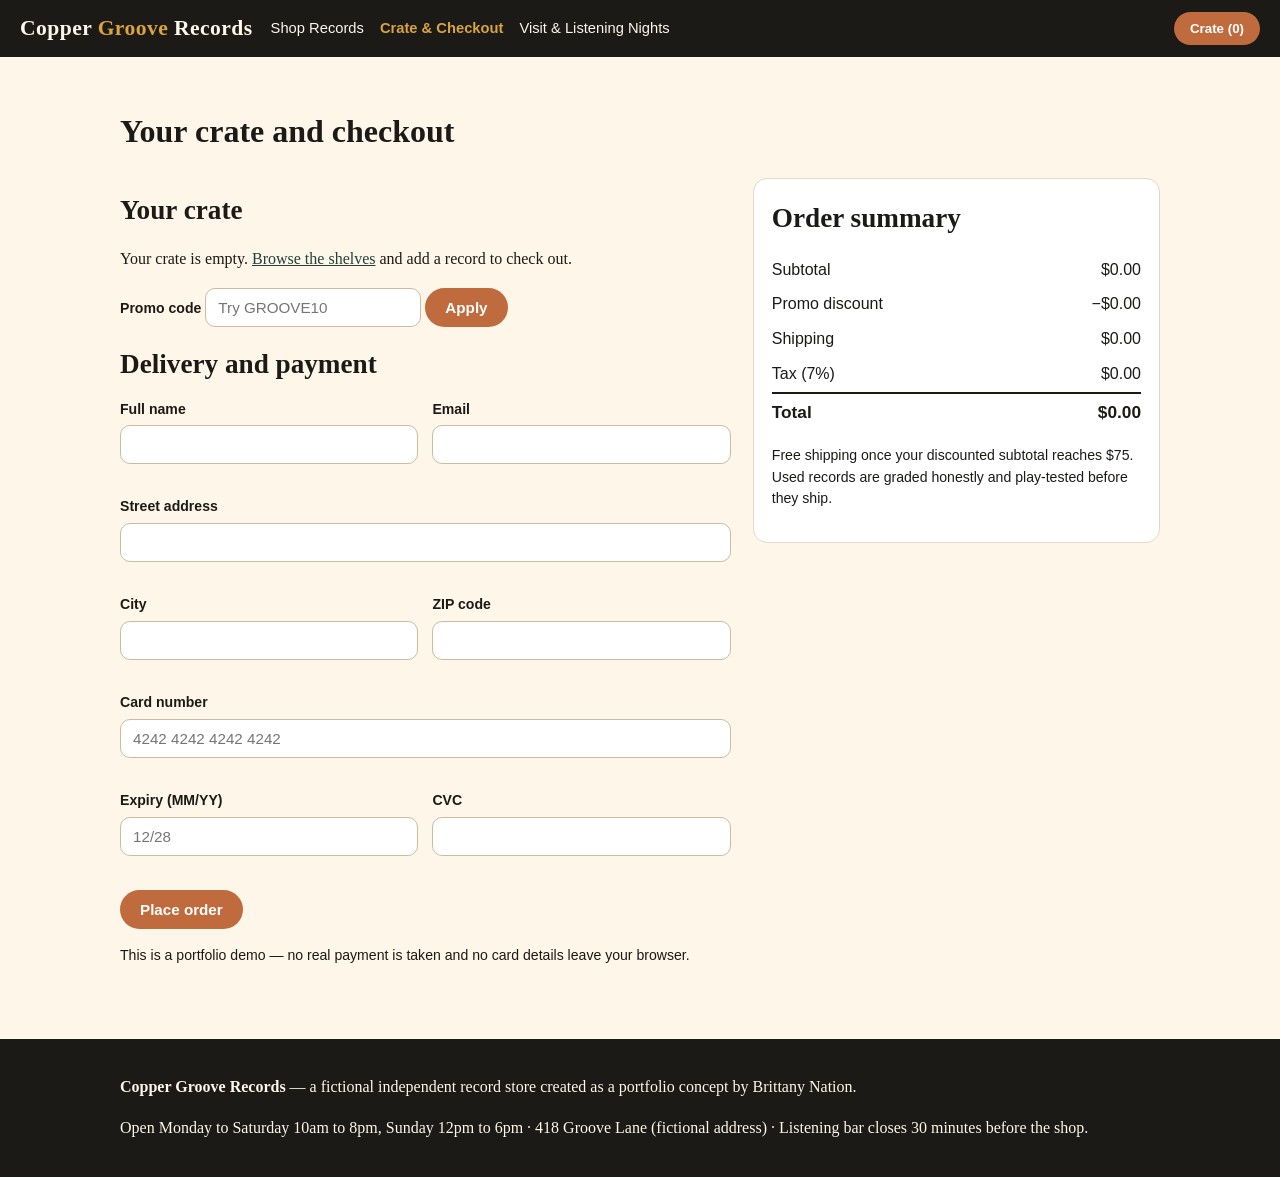
<file: cart.html>
<!DOCTYPE html><html lang="en"><head><meta charset="UTF-8"><meta name="viewport" content="width=device-width,initial-scale=1">
<title>Copper Groove Records — Crate and Checkout</title>
<meta property="og:title" content="Copper Groove Records — Crate and Checkout">
<meta property="og:description" content="Review your crate, apply GROOVE10, and check out with full validation and a real CG order reference. Portfolio concept by Brittany Nation.">
<meta property="og:type" content="website"><meta property="og:image" content="https://brittanynation.github.io/copper-groove-records/og-image.png">
<meta name="twitter:card" content="summary_large_image"><meta name="description" content="Cart and checkout for Copper Groove Records, a fictional vinyl store portfolio concept by Brittany Nation.">
<link rel="stylesheet" href="styles.css"></head><body><a class="skip" href="#main">Skip to content</a>
<header class="site"><a class="logo" href="index.html">Copper <span>Groove</span> Records</a><nav class="main" aria-label="Main"><a href="index.html" >Shop Records</a><a href="cart.html" aria-current="page">Crate &amp; Checkout</a><a href="visit.html" >Visit &amp; Listening Nights</a></nav><button class="cartbtn" id="open-cart" type="button">Crate (<span class="cart-count">0</span>)</button></header>
<main id="main"><div class="wrap"><h1>Your crate and checkout</h1>
<div id="checkout-wrap"><div class="cols"><div><h2>Your crate</h2><div id="cart-items"></div>
<p style="margin-top:16px"><label for="promo">Promo code</label> <input type="text" id="promo" placeholder="Try GROOVE10"> <button class="btn" id="apply-promo" type="button">Apply</button></p><p id="promo-msg" aria-live="polite"></p>
<h2>Delivery and payment</h2>
<form id="checkout-form" novalidate><div class="formgrid">
<div class="field"><label for="f-name">Full name</label><input type="text" id="f-name" autocomplete="name"><span class="err" id="err-name"></span></div>
<div class="field"><label for="f-email">Email</label><input type="email" id="f-email" autocomplete="email"><span class="err" id="err-email"></span></div>
<div class="field full"><label for="f-address">Street address</label><input type="text" id="f-address" autocomplete="street-address"><span class="err" id="err-address"></span></div>
<div class="field"><label for="f-city">City</label><input type="text" id="f-city" autocomplete="address-level2"><span class="err" id="err-city"></span></div>
<div class="field"><label for="f-zip">ZIP code</label><input type="text" id="f-zip" autocomplete="postal-code"><span class="err" id="err-zip"></span></div>
<div class="field full"><label for="f-card">Card number</label><input type="text" id="f-card" inputmode="numeric" placeholder="4242 4242 4242 4242"><span class="err" id="err-card"></span></div>
<div class="field"><label for="f-exp">Expiry (MM/YY)</label><input type="text" id="f-exp" placeholder="12/28"><span class="err" id="err-exp"></span></div>
<div class="field"><label for="f-cvc">CVC</label><input type="text" id="f-cvc" inputmode="numeric"><span class="err" id="err-cvc"></span></div>
</div><p><button class="btn" type="submit">Place order</button></p><p style="font-family:Arial,sans-serif;font-size:.88rem">This is a portfolio demo — no real payment is taken and no card details leave your browser.</p></form></div>
<aside class="summary"><h2 style="margin-top:0">Order summary</h2>
<div class="sline"><span>Subtotal</span><span id="sum-sub">$0.00</span></div>
<div class="sline"><span>Promo discount</span><span id="sum-disc">−$0.00</span></div>
<div class="sline"><span>Shipping</span><span id="sum-ship">$0.00</span></div>
<div class="sline"><span>Tax (7%)</span><span id="sum-tax">$0.00</span></div>
<div class="sline total"><span>Total</span><span id="sum-total">$0.00</span></div>
<p style="font-family:Arial,sans-serif;font-size:.88rem">Free shipping once your discounted subtotal reaches $75. Used records are graded honestly and play-tested before they ship.</p></aside></div></div>
<div class="confirm" id="confirm" style="display:none"><h2>Order confirmed — thank you.</h2><p>Your order reference is <b id="confirm-ref"></b>.</p><p>Total charged in this demo: <b id="confirm-total"></b>. A receipt would be emailed to <span id="confirm-email"></span>.</p><p><a class="btn" href="index.html">Keep digging</a></p></div>
</div></main>
<footer><div class="wrap"><p><b>Copper Groove Records</b> — a fictional independent record store created as a portfolio concept by Brittany Nation.</p><p>Open Monday to Saturday 10am to 8pm, Sunday 12pm to 6pm · 418 Groove Lane (fictional address) · Listening bar closes 30 minutes before the shop.</p></div></footer><script src="cart.js"></script></body></html>
</file>
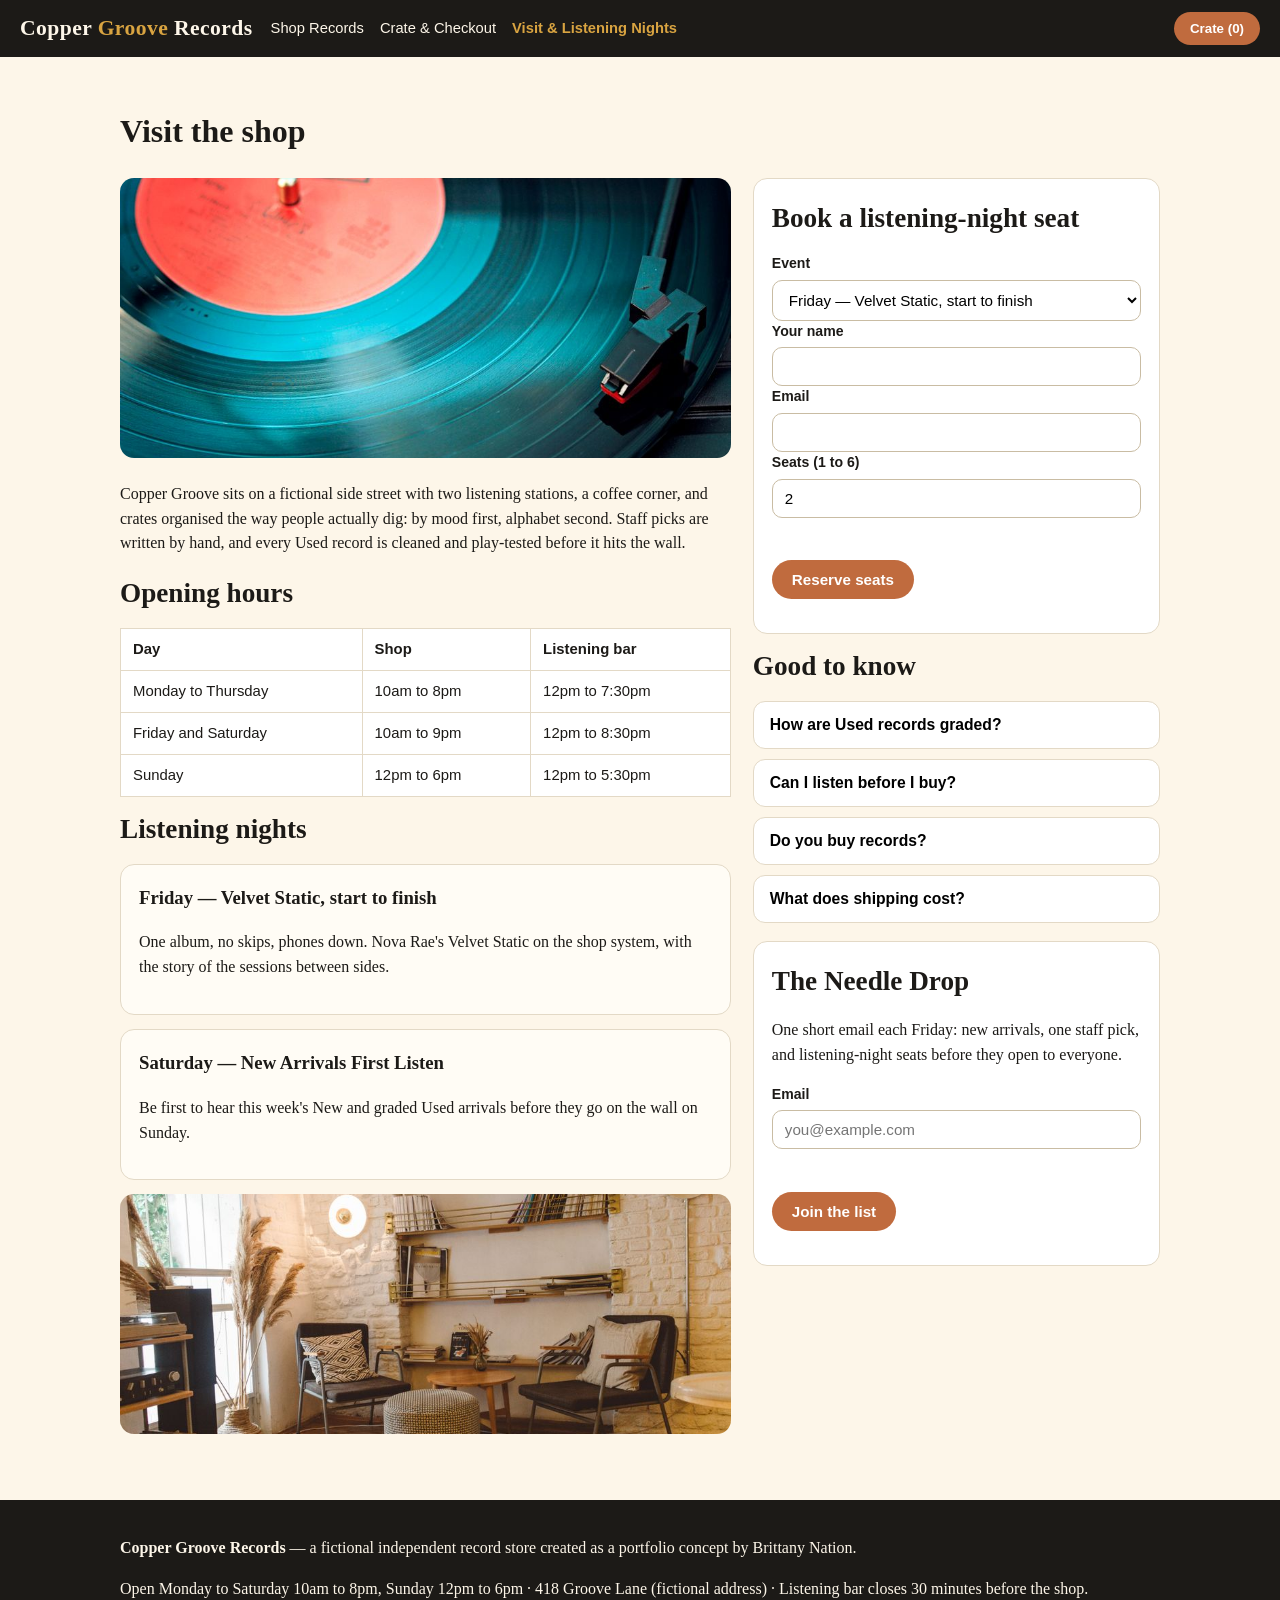
<file: visit.html>
<!DOCTYPE html><html lang="en"><head><meta charset="UTF-8"><meta name="viewport" content="width=device-width,initial-scale=1">
<title>Copper Groove Records — Visit and Listening Nights</title>
<meta property="og:title" content="Copper Groove Records — Visit and Listening Nights">
<meta property="og:description" content="Hours, listening-night events with a working RSVP, FAQs and the Needle Drop newsletter. Portfolio concept by Brittany Nation.">
<meta property="og:type" content="website"><meta property="og:image" content="https://brittanynation.github.io/copper-groove-records/og-image.png">
<meta name="twitter:card" content="summary_large_image"><meta name="description" content="Visit page for Copper Groove Records, a fictional vinyl store portfolio concept by Brittany Nation.">
<link rel="stylesheet" href="styles.css"></head><body><a class="skip" href="#main">Skip to content</a>
<header class="site"><a class="logo" href="index.html">Copper <span>Groove</span> Records</a><nav class="main" aria-label="Main"><a href="index.html" >Shop Records</a><a href="cart.html" >Crate &amp; Checkout</a><a href="visit.html" aria-current="page">Visit &amp; Listening Nights</a></nav><button class="cartbtn" id="open-cart" type="button">Crate (<span class="cart-count">0</span>)</button></header>
<main id="main"><div class="wrap"><h1>Visit the shop</h1>
<div class="cols"><div><img src="images/store.jpg" alt="Shelves of vinyl records inside a record store" style="width:100%;height:280px;object-fit:cover;border-radius:14px">
<p>Copper Groove sits on a fictional side street with two listening stations, a coffee corner, and crates organised the way people actually dig: by mood first, alphabet second. Staff picks are written by hand, and every Used record is cleaned and play-tested before it hits the wall.</p>
<h2>Opening hours</h2><table class="hours"><tr><th>Day</th><th>Shop</th><th>Listening bar</th></tr>
<tr><td>Monday to Thursday</td><td>10am to 8pm</td><td>12pm to 7:30pm</td></tr>
<tr><td>Friday and Saturday</td><td>10am to 9pm</td><td>12pm to 8:30pm</td></tr>
<tr><td>Sunday</td><td>12pm to 6pm</td><td>12pm to 5:30pm</td></tr></table>
<h2>Listening nights</h2>
<div class="event"><h3 style="margin-top:0">Friday — Velvet Static, start to finish</h3><p>One album, no skips, phones down. Nova Rae's Velvet Static on the shop system, with the story of the sessions between sides.</p></div>
<div class="event"><h3 style="margin-top:0">Saturday — New Arrivals First Listen</h3><p>Be first to hear this week's New and graded Used arrivals before they go on the wall on Sunday.</p></div>
<img src="images/listening.jpg" alt="Friends listening to vinyl together at a listening bar" style="width:100%;height:240px;object-fit:cover;border-radius:14px">
</div><div>
<div class="summary"><h2 style="margin-top:0">Book a listening-night seat</h2>
<form id="rsvp-form" novalidate><div class="field"><label for="rsvp-event">Event</label><select id="rsvp-event"><option>Friday — Velvet Static, start to finish</option><option>Saturday — New Arrivals First Listen</option></select></div>
<div class="field"><label for="rsvp-name">Your name</label><input type="text" id="rsvp-name"></div>
<div class="field"><label for="rsvp-email">Email</label><input type="email" id="rsvp-email"></div>
<div class="field"><label for="rsvp-seats">Seats (1 to 6)</label><input type="number" id="rsvp-seats" value="2" min="1" max="6"></div>
<p class="err" id="rsvp-err"></p><p><button class="btn" type="submit">Reserve seats</button></p><p id="rsvp-done" aria-live="polite" style="font-family:Arial,sans-serif"></p></form></div>
<h2>Good to know</h2>
<div class="faq"><button type="button">How are Used records graded?</button><div class="ans"><p>Every Used record is cleaned, play-tested on both sides, and graded for sound, not just looks. If a graded record disappoints, bring it back within 14 days for a refund or swap.</p></div></div>
<div class="faq"><button type="button">Can I listen before I buy?</button><div class="ans"><p>Yes — two listening stations are always open, and any record on the wall can go on a station deck. Listening-night seats are separate and worth booking ahead.</p></div></div>
<div class="faq"><button type="button">Do you buy records?</button><div class="ans"><p>We buy collections on Tuesdays and Thursdays. Bring them in, get a coffee, and we will grade and price them while you dig.</p></div></div>
<div class="faq"><button type="button">What does shipping cost?</button><div class="ans"><p>Shipping is $5.95, and free once your discounted subtotal reaches $75. Records ship in proper mailers with the vinyl outside the sleeve.</p></div></div>
<div class="summary" style="margin-top:18px"><h2 style="margin-top:0">The Needle Drop</h2><p>One short email each Friday: new arrivals, one staff pick, and listening-night seats before they open to everyone.</p>
<form id="news-form" novalidate><div class="field"><label for="news-email">Email</label><input type="email" id="news-email" placeholder="you@example.com"></div><p class="err" id="news-err"></p><p><button class="btn" type="submit">Join the list</button></p><p id="news-msg" aria-live="polite" style="font-family:Arial,sans-serif"></p></form></div>
</div></div></div></main>
<footer><div class="wrap"><p><b>Copper Groove Records</b> — a fictional independent record store created as a portfolio concept by Brittany Nation.</p><p>Open Monday to Saturday 10am to 8pm, Sunday 12pm to 6pm · 418 Groove Lane (fictional address) · Listening bar closes 30 minutes before the shop.</p></div></footer><script src="visit.js"></script></body></html>
</file>
<file: styles.css>
:root{--ink:#1C1A17;--copper:#C06B3E;--copper-d:#9A5430;--mustard:#D9A441;--cream:#FDF6E9;--teal:#23403A;--sand:#EADFC6;--paper:#FFFCF5;--muted:#6E675C;--line:#E3D9C6;--radius:14px}
*{box-sizing:border-box}body{margin:0;font-family:Georgia,'Times New Roman',serif;background:var(--cream);color:var(--ink);line-height:1.55}
a{color:var(--teal)} .skip{position:absolute;left:-9999px}.skip:focus{left:8px;top:8px;background:#fff;padding:8px;z-index:99}
header.site{position:sticky;top:0;z-index:40;background:var(--ink);color:var(--cream);display:flex;align-items:center;gap:18px;padding:12px 20px;flex-wrap:wrap}
.logo{font-size:1.35rem;font-weight:700;color:var(--cream);text-decoration:none;letter-spacing:.02em}.logo span{color:var(--mustard)}
nav.main{display:flex;gap:16px;flex:1}nav.main a{color:var(--cream);text-decoration:none;font-family:Arial,sans-serif;font-size:.92rem}nav.main a[aria-current]{color:var(--mustard);font-weight:700}
.cartbtn{background:var(--copper);color:#fff;border:0;border-radius:999px;padding:9px 16px;font-family:Arial,sans-serif;cursor:pointer;font-weight:700}
.hero{background:var(--teal);color:var(--cream)} .hero-in{max-width:1080px;margin:0 auto;padding:28px 20px;display:grid;grid-template-columns:1.1fr .9fr;gap:24px;align-items:center}
.hero img{width:100%;height:320px;object-fit:cover;border-radius:var(--radius);display:block}
.hero h1{font-size:2.4rem;line-height:1.08;margin:.2em 0}.hero p{font-size:1.05rem}
.btn{display:inline-block;background:var(--copper);color:#fff;border:0;border-radius:999px;padding:11px 20px;font-family:Arial,sans-serif;font-weight:700;cursor:pointer;text-decoration:none;font-size:.95rem}.btn:hover{background:var(--copper-d)}.btn.alt{background:var(--mustard);color:var(--ink)}.btn.ghost{background:transparent;color:var(--teal);border:2px solid var(--teal)}
.stats{display:flex;flex-wrap:wrap;gap:0;background:var(--sand)} .stat{flex:1 1 180px;padding:14px 20px;text-align:center;font-family:Arial,sans-serif;font-size:.9rem;border-right:1px solid var(--line)}
.wrap{max-width:1080px;margin:0 auto;padding:28px 20px}.wrap2{max-width:1080px;margin:0 auto;padding:10px 20px 28px}
h2{font-size:1.7rem;margin:.4em 0 .5em} .controls{display:flex;flex-wrap:wrap;gap:8px;align-items:center;margin:14px 0}
.chip{border:2px solid var(--teal);background:#fff;color:var(--teal);border-radius:999px;padding:7px 14px;cursor:pointer;font-family:Arial,sans-serif;font-weight:700;font-size:.88rem}.chip[aria-pressed="true"]{background:var(--teal);color:#fff}
input[type=search],select,input[type=text],input[type=email],input[type=number],input[type=date],textarea{padding:10px 12px;border:1.5px solid #C9BCA3;border-radius:10px;font-size:.95rem;background:#fff;font-family:Arial,sans-serif}
.grid{display:grid;grid-template-columns:repeat(auto-fill,minmax(240px,1fr));gap:18px}
.card{background:var(--paper);border:1px solid var(--line);border-radius:var(--radius);overflow:hidden;display:flex;flex-direction:column}
.card img{width:100%;height:190px;object-fit:cover;display:block}
.card-b{padding:14px;display:flex;flex-direction:column;gap:6px;flex:1}
.card h3{margin:0;font-size:1.12rem}.artist{color:var(--muted);font-family:Arial,sans-serif;font-size:.9rem;margin:0}
.tags{display:flex;gap:6px;flex-wrap:wrap}.tag{background:var(--sand);border-radius:999px;padding:2px 9px;font-family:Arial,sans-serif;font-size:.75rem;font-weight:700}
.price{font-size:1.15rem;font-weight:700;color:var(--copper-d)}
.card .row{display:flex;gap:8px;margin-top:auto;flex-wrap:wrap}
.smallbtn{flex:1;background:var(--ink);color:#fff;border:0;border-radius:10px;padding:9px;cursor:pointer;font-family:Arial,sans-serif;font-weight:700;font-size:.85rem}
.smallbtn.light{background:#fff;color:var(--ink);border:1.5px solid var(--ink)}
.heart{background:none;border:0;font-size:1.25rem;cursor:pointer;color:#B9AC93}.heart.on{color:var(--copper)}
.modal{display:none;position:fixed;inset:0;background:rgba(20,16,10,.62);z-index:60;align-items:center;justify-content:center;padding:16px}.modal.open{display:flex}
.modal-box{background:var(--paper);max-width:560px;width:100%;border-radius:16px;padding:24px;max-height:90vh;overflow:auto}
.modal-box img{width:100%;height:220px;object-fit:cover;border-radius:10px}
.drawer{display:none;position:fixed;inset:0;background:rgba(20,16,10,.55);z-index:55}.drawer.open{display:block}
.drawer-panel{position:absolute;right:0;top:0;bottom:0;width:min(400px,92vw);background:var(--paper);padding:22px;overflow:auto}
.ditem{display:flex;justify-content:space-between;gap:10px;border-bottom:1px solid var(--line);padding:10px 0;font-family:Arial,sans-serif;font-size:.92rem}
.qtybtn{width:28px;height:28px;border-radius:8px;border:1.5px solid var(--ink);background:#fff;cursor:pointer;font-weight:700}
.toast{position:fixed;bottom:18px;left:50%;transform:translateX(-50%);background:var(--ink);color:#fff;padding:11px 20px;border-radius:999px;font-family:Arial,sans-serif;display:none;z-index:80}.toast.show{display:block}
footer{background:var(--ink);color:var(--cream);margin-top:30px}footer .wrap{padding-top:20px;padding-bottom:20px}
table.hours{border-collapse:collapse;width:100%;background:#fff}table.hours td,table.hours th{border:1px solid var(--line);padding:9px 12px;text-align:left;font-family:Arial,sans-serif;font-size:.93rem}
.event{background:var(--paper);border:1px solid var(--line);border-radius:var(--radius);padding:18px;margin-bottom:14px}
.faq{border:1px solid var(--line);border-radius:12px;background:#fff;margin-bottom:10px}.faq button{width:100%;text-align:left;background:none;border:0;padding:14px 16px;font-family:Arial,sans-serif;font-weight:700;cursor:pointer;font-size:.98rem}.faq .ans{display:none;padding:0 16px 14px}.faq.open .ans{display:block}
.formgrid{display:grid;grid-template-columns:1fr 1fr;gap:14px}.field{display:flex;flex-direction:column;gap:5px}.field.full{grid-column:1/-1}label{font-family:Arial,sans-serif;font-weight:700;font-size:.88rem}.err{color:#A4261B;font-family:Arial,sans-serif;font-size:.82rem;min-height:1em}
.summary{background:#fff;border:1px solid var(--line);border-radius:var(--radius);padding:18px}
.sline{display:flex;justify-content:space-between;font-family:Arial,sans-serif;padding:5px 0}.sline.total{border-top:2px solid var(--ink);font-weight:700;font-size:1.08rem}
.confirm{background:#EAF3EC;border:2px solid var(--teal);border-radius:var(--radius);padding:24px;text-align:center}
.cols{display:grid;grid-template-columns:1.5fr 1fr;gap:22px;align-items:start}
@media(max-width:760px){.hero-in,.cols,.formgrid{grid-template-columns:1fr}.hero img{height:220px}}
</file>
